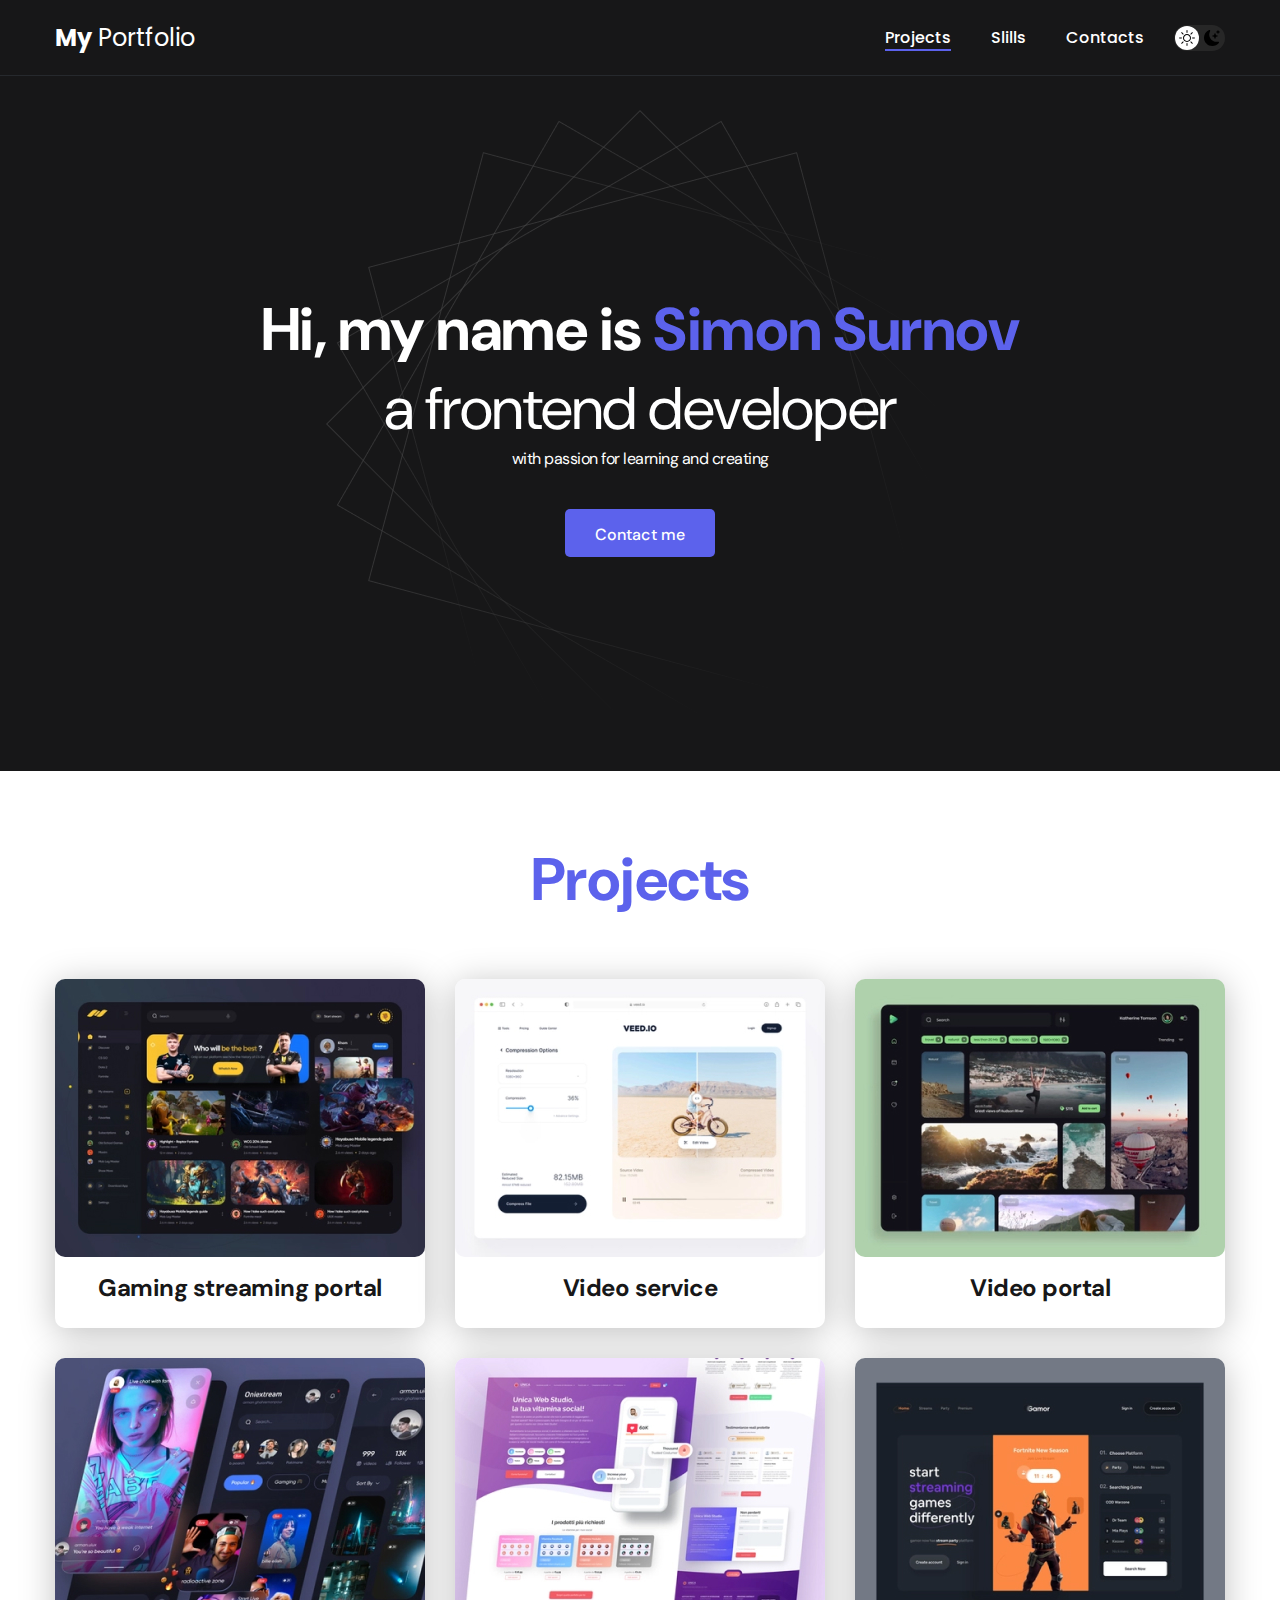
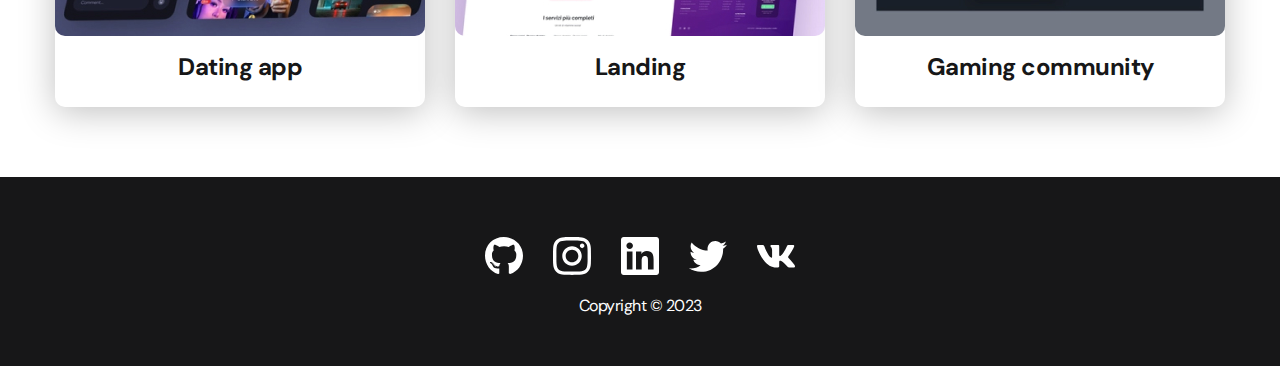
<file: index.html>
<!DOCTYPE html>
<html lang="en">
<head>
    <meta charset="UTF-8">
    <meta name="viewport" content="width=device-width, initial-scale=1.0">
    <title>My Portfolio</title>
    <link
    rel="stylesheet"
    href="./css/main.css"
    />
</head>
<body>
    <nav class="nav">
        <div class="container">
            <div class="nav-row">
                <a href="./index.html" class="nav-logo"><strong>My</strong> Portfolio</a>
                <button class="dark-mode-btn">
                    <img src="./img/icons/sun.svg" alt="Light mode" class="dark-mode-btn__icon">
                    <img src="./img/icons/moon.svg" alt="Dark mode" class="dark-mode-btn__icon">
                </button>
                <ul class="nav-list">
                    <li class="nav-list__item"><a class="nav-list__link nav-list__link--active" href="./index.html">Projects</a></li>
                    <li class="nav-list__item"><a class="nav-list__link" href="./skills.html">Slills</a></li>
                    <li class="nav-list__item"><a class="nav-list__link" href="./contacts.html">Contacts</a></li>
                </ul>
        </div>
        </div>
        
    </nav>

    <header class="header">
            <div class="header__wrapper">
            <h1 class="header__title">
                <strong>Hi, my name is <em>Simon Surnov</em></strong> <br/>
                a frontend developer
            </h1>
            <div class="header__text">
                <p>with passion for learning and creating</p>
            </div>
            <a href="./contacts.html" class="header__btn">Contact me</a>
            </div> 
    </header>
    <main class="section">
        <div class="container">
            <h2 class="section__title">Projects</h2>
            <ul class="projects">
                <li class="project">
                    <a href="./project-page.html">
                    <img src="./img/icons/projects/01.jpg" alt="Project img" class="project__img">
                    <h3 class="project__title">Gaming streaming portal</h3>
                </a>
                </li>
                <li class="project">
                    <a href="./project-page.html">
                    <img src="./img/icons/projects/02.jpg" alt="Project img" class="project__img">
                    <h3 class="project__title">Video service</h3>
                </a>
                </li>
                <li class="project">
                    <a href="./project-page.html">
                    <img src="./img/icons/projects/03.jpg" alt="Project img" class="project__img">
                    <h3 class="project__title">Video portal</h3>
                </a>
                </li>
                <li class="project">
                    <a href="./project-page.html">
                    <img src="./img/icons/projects/04.jpg" alt="Project img" class="project__img">
                    <h3 class="project__title">Dating app</h3>
                </a>
                </li>
                <li class="project">
                    <a href="./project-page.html">
                    <img src="./img/icons/projects/05.jpg" alt="Project img" class="project__img">
                    <h3 class="project__title">Landing</h3>
                </a>
                </li>
                <li class="project">
                    <a href="./project-page.html">
                    <img src="./img/icons/projects/06.jpg" alt="Project img" class="project__img">
                    <h3 class="project__title">Gaming community</h3>
                    </a>
                </li>
            </ul>
        </div>
    </main>
    <footer class="footer">
        <div class="container">
            <ul class="social">
                <li class="social__item"><a href="#" class="social__link"><img src="./img/icons/gitHub.svg"></img></a></li>
                <li class="social__item"><a href="#" class="social__link"><img src="./img/icons/instagram.svg"></img></a></li>
                <li class="social__item"><a href="#" class="social__link"><img src="./img/icons/linkedIn.svg"></img></a></li>
                <li class="social__item"><a href="#" class="social__link"><img src="./img/icons/twitter.svg"></img></a></li>
                <li class="social__item"><a href="#" class="social__link"><img src="./img/icons/vk.svg"></img></a></li>
            </ul>
            <p class="footer__copyright">Copyright &copy; 2023 <NAME></p>
        </div>
    </footer>
    <script src="./js/main.js"></script>
</body>
</html>
</file>
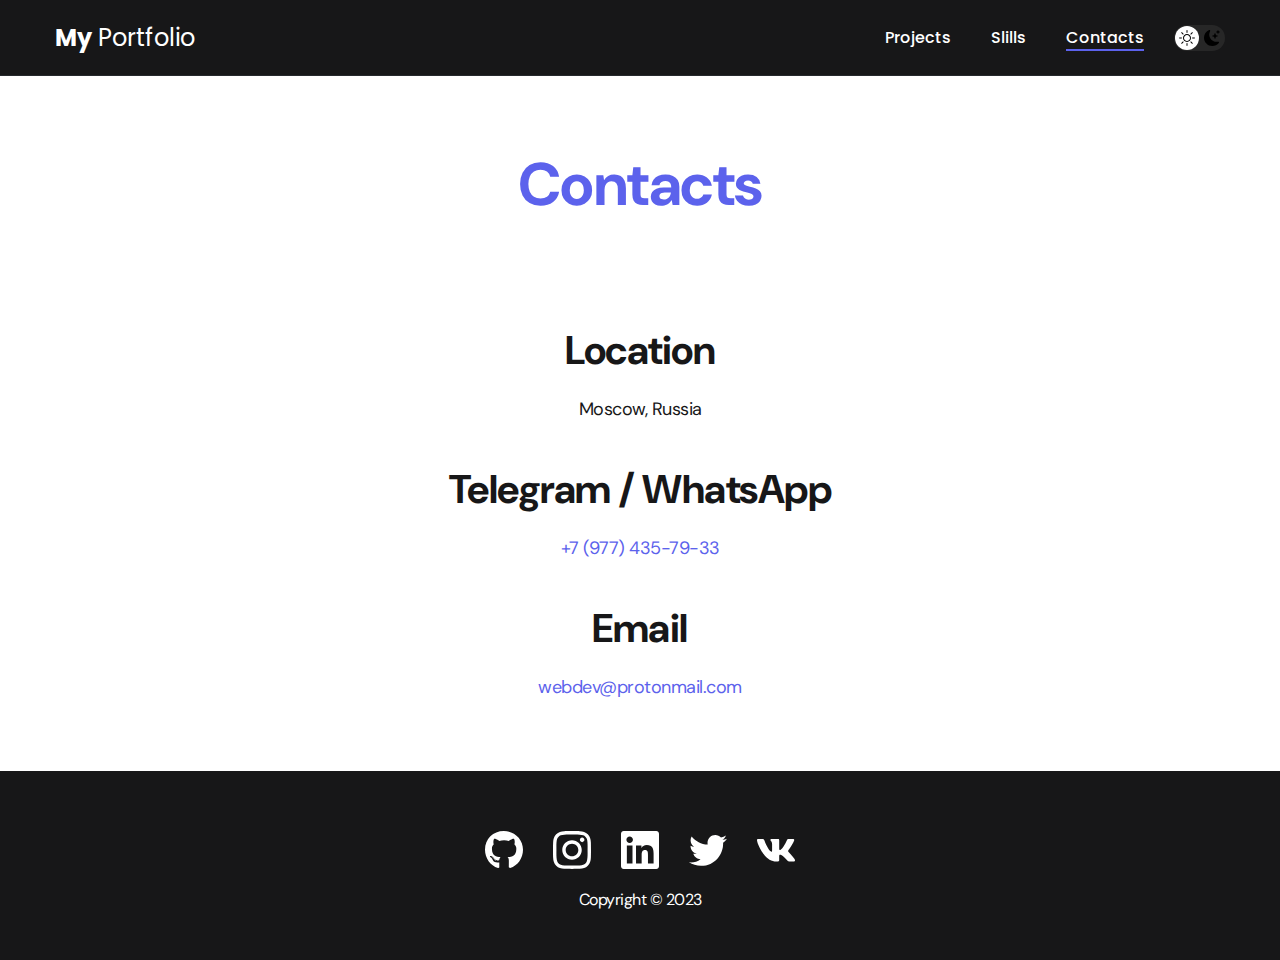
<file: contacts.html>
<!DOCTYPE html>
<html lang="en">
<head>
    <meta charset="UTF-8">
    <meta name="viewport" content="width=device-width, initial-scale=1.0">
    <title>My Portfolio</title>
    <link
    rel="stylesheet"
    href="./css/main.css"
    />
</head>
<body>
    <nav class="nav">
        <div class="container">
            <div class="nav-row">
                <a href="./index.html" class="nav-logo"><strong>My</strong> Portfolio</a>
                <button class="dark-mode-btn">
                    <img src="./img/icons/sun.svg" alt="Light mode" class="dark-mode-btn__icon">
                    <img src="./img/icons/moon.svg" alt="Dark mode" class="dark-mode-btn__icon">
                </button>
                <ul class="nav-list">
                    <li nav-list__item><a class="nav-list__link" href="./index.html">Projects</a></li>
                    <li nav-list__item><a class="nav-list__link" href="./skills.html">Slills</a></li>
                    <li nav-list__item><a class="nav-list__link  nav-list__link--active" href="./contacts.html">Contacts</a></li>
                </ul>
            </div>
        </div>
        
    </nav>

    <main class="section">
        <div class="container">
            <ul class="content-list">
                <h1 class="section__title">Contacts</h1>
                <li class="content-list__item"><h2 class="title-2">Location</h2>
                <p>Moscow, Russia</p></li>
                <li class="content-list__item"><h2 class="title-2">Telegram / WhatsApp</h2>
                <p><a href="tel:+79774357933">+7 (977) 435-79-33</a></p></li>                           
                <li class="content-list__item"><h2 class="title-2">Email</h2>
                <p><a href="mailto:Email">webdev@protonmail.com</a></p></li>                           
              </ul>            
        </div>
    </main>
    <footer class="footer">
        <div class="container">
            <ul class="social">
                <li class="social__item"><a href="#" class="social__link"><img src="./img/icons/gitHub.svg"></img></a></li>
                <li class="social__item"><a href="#" class="social__link"><img src="./img/icons/instagram.svg"></img></a></li>
                <li class="social__item"><a href="#" class="social__link"><img src="./img/icons/linkedIn.svg"></img></a></li>
                <li class="social__item"><a href="#" class="social__link"><img src="./img/icons/twitter.svg"></img></a></li>
                <li class="social__item"><a href="#" class="social__link"><img src="./img/icons/vk.svg"></img></a></li>
            </ul>
            <p class="footer__copyright">Copyright &copy; 2023 <NAME></p>
        </div>
    </footer>
    <script src="./js/main.js"></script>
</body>
</html>
</file>
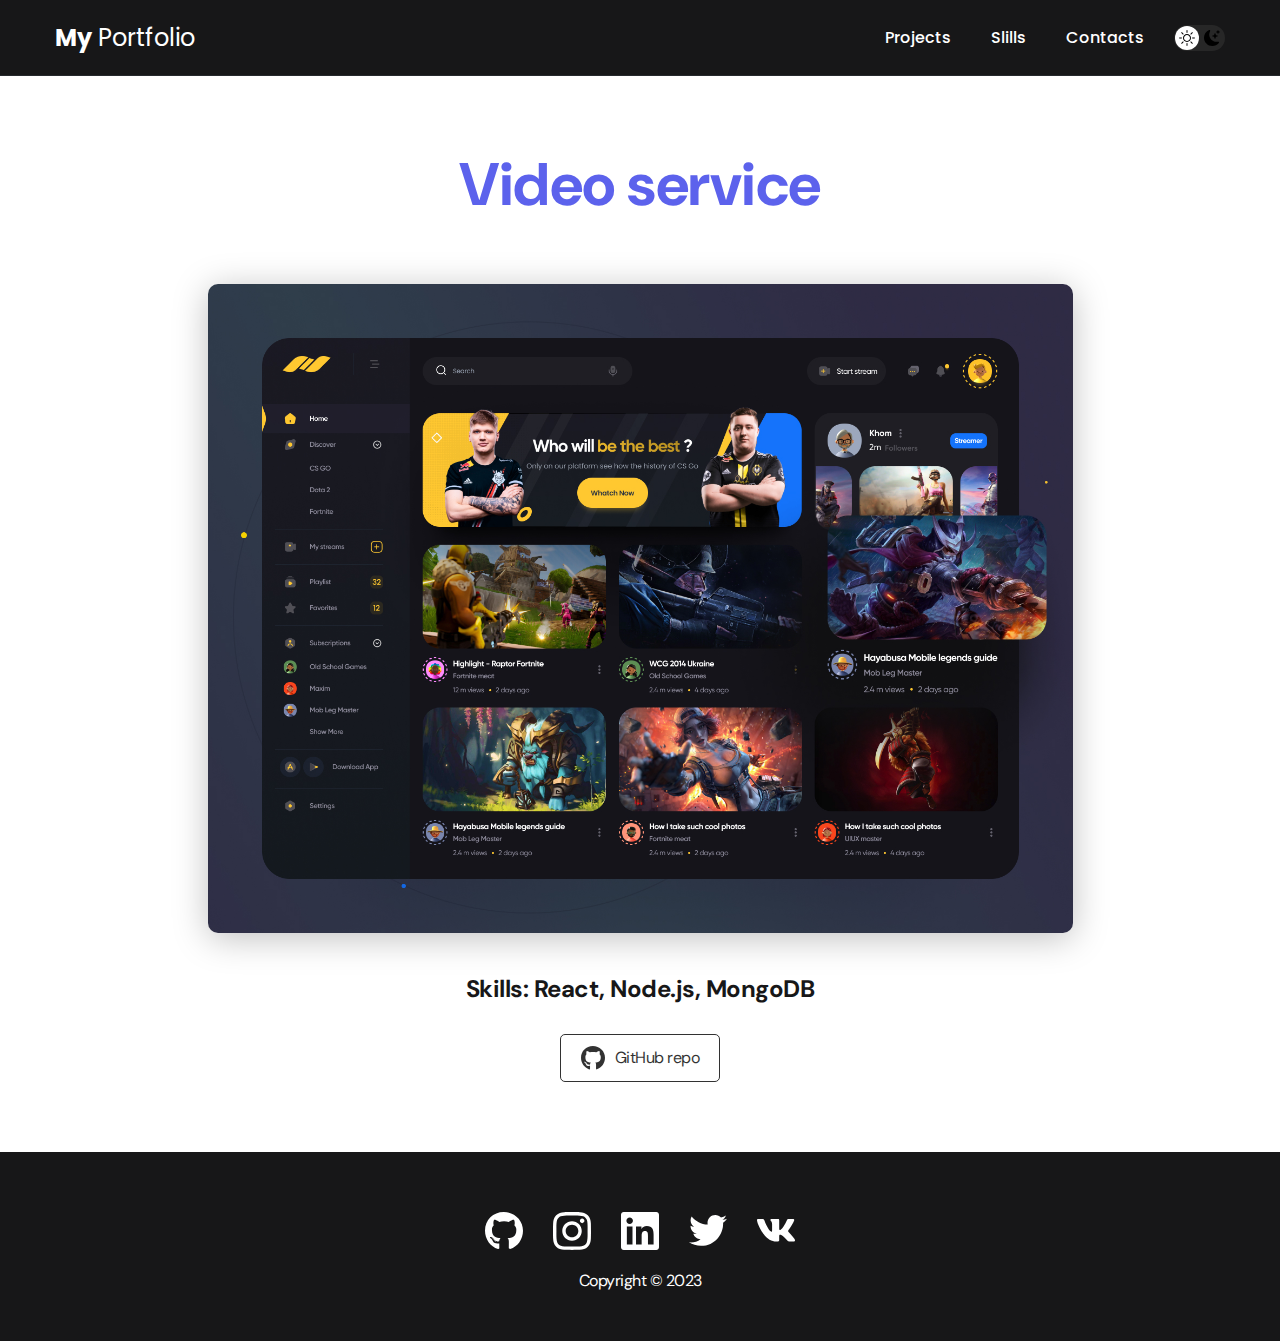
<file: project-page.html>
<!DOCTYPE html>
<html lang="en">
<head>
    <meta charset="UTF-8">
    <meta name="viewport" content="width=device-width, initial-scale=1.0">
    <title>My Portfolio</title>
    <link
    rel="stylesheet"
    href="./css/main.css"
    />
</head>
<body>
    <nav class="nav">
        <div class="container">
            <div class="nav-row">
                <a href="./index.html" class="nav-logo"><strong>My</strong> Portfolio</a>
                <button class="dark-mode-btn">
                    <img src="./img/icons/sun.svg" alt="Light mode" class="dark-mode-btn__icon">
                    <img src="./img/icons/moon.svg" alt="Dark mode" class="dark-mode-btn__icon">
                </button>
                <ul class="nav-list">
                    <li nav-list__item><a class="nav-list__link" href="./index.html">Projects</a></li>
                    <li nav-list__item><a class="nav-list__link" href="./skills.html">Slills</a></li>
                    <li nav-list__item><a class="nav-list__link" href="./contacts.html">Contacts</a></li>
                </ul>
            </div>
        </div>
        
    </nav>

    <main class="section">
        <div class="container">
            
            <div class="project-details">
                <h1 class="section__title">Video service</h1>
                <img src="./img/icons/projects/01-big.jpg" alt="Project detail description" class="project-details__cover">
                <div class="project-details__description">
                    <p>Skills: React, Node.js, MongoDB</p>
                </div>
                <a href="" class="btn-outline">
                    <img src="./img/icons/gitHub-black.svg" alt="">
                    GitHub repo
                </a>
            </div>
        </div>
    </main>
    <footer class="footer">
        <div class="container">
            <ul class="social">
                <li class="social__item"><a href="#" class="social__link"><img src="./img/icons/gitHub.svg"></img></a></li>
                <li class="social__item"><a href="#" class="social__link"><img src="./img/icons/instagram.svg"></img></a></li>
                <li class="social__item"><a href="#" class="social__link"><img src="./img/icons/linkedIn.svg"></img></a></li>
                <li class="social__item"><a href="#" class="social__link"><img src="./img/icons/twitter.svg"></img></a></li>
                <li class="social__item"><a href="#" class="social__link"><img src="./img/icons/vk.svg"></img></a></li>
            </ul>
            <p class="footer__copyright">Copyright &copy; 2023 <NAME></p>
        </div>
    </footer>
    <script src="./js/main.js"></script>
</body>
</html>
</file>
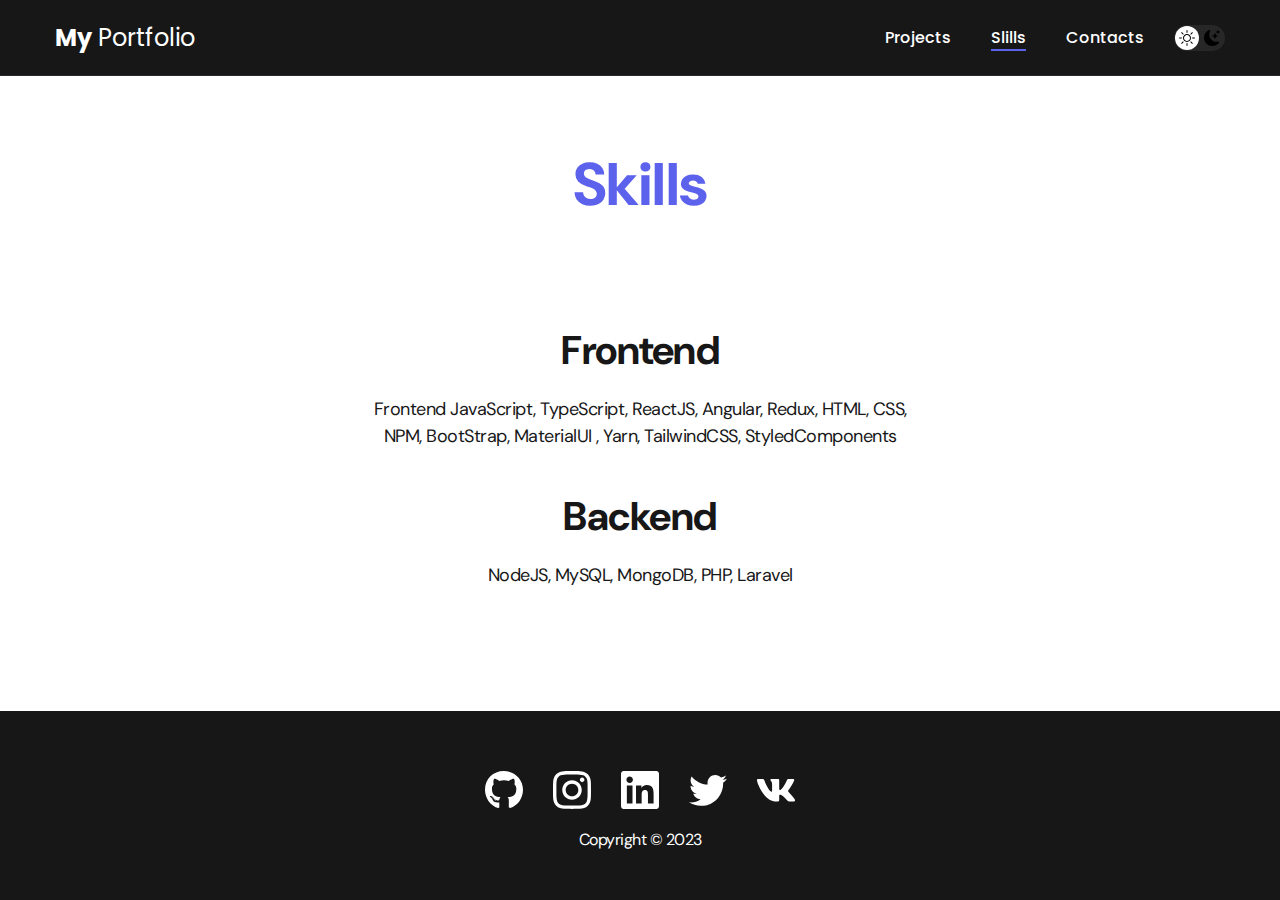
<file: skills.html>
<!DOCTYPE html>
<html lang="en">
<head>
    <meta charset="UTF-8">
    <meta name="viewport" content="width=device-width, initial-scale=1.0">
    <title>My Portfolio</title>
    <link
    rel="stylesheet"
    href="./css/main.css"
    />
</head>
<body>
    <nav class="nav">
        <div class="container">
            <div class="nav-row">
                <a href="./index.html" class="nav-logo"><strong>My</strong> Portfolio</a>
                <button class="dark-mode-btn">
                    <img src="./img/icons/sun.svg" alt="Light mode" class="dark-mode-btn__icon">
                    <img src="./img/icons/moon.svg" alt="Dark mode" class="dark-mode-btn__icon">
                </button>
                <ul class="nav-list">
                    <li nav-list__item><a class="nav-list__link" href="./index.html">Projects</a></li>
                    <li nav-list__item><a class="nav-list__link  nav-list__link--active" href="./skills.html">Slills</a></li>
                    <li nav-list__item><a class="nav-list__link" href="./contacts.html">Contacts</a></li>
                </ul>
            </div>
        </div>
        
    </nav>

    <main class="section">
        <div class="container">
            <ul class="content-list">
                <h1 class="section__title">Skills</h1>
                <li class="content-list__item"><h2 class="title-2">Frontend</h2>
                <p> Frontend JavaScript, TypeScript, ReactJS, Angular, Redux, HTML, CSS, NPM, BootStrap, MaterialUI , Yarn, TailwindCSS, StyledComponents</p></li>
                <li class="content-list__item"><h2 class="title-2">Backend</h2>
                <p>NodeJS, MySQL, MongoDB, PHP, Laravel</p></li>                           
              </ul>            
        </div>
    </main>
    <footer class="footer">
        <div class="container">
            <ul class="social">
                <li class="social__item"><a href="#" class="social__link"><img src="./img/icons/gitHub.svg"></img></a></li>
                <li class="social__item"><a href="#" class="social__link"><img src="./img/icons/instagram.svg"></img></a></li>
                <li class="social__item"><a href="#" class="social__link"><img src="./img/icons/linkedIn.svg"></img></a></li>
                <li class="social__item"><a href="#" class="social__link"><img src="./img/icons/twitter.svg"></img></a></li>
                <li class="social__item"><a href="#" class="social__link"><img src="./img/icons/vk.svg"></img></a></li>
            </ul>
            <p class="footer__copyright">Copyright &copy; 2023 <NAME></p>
        </div>
    </footer>
    <script src="./js/main.js"></script>
</body>
</html>
</file>
<file: css/main.css>
@import "./reset.css";
@import url('https://fonts.googleapis.com/css2?family=DM+Sans:opsz,wght@9..40,400;9..40,500;9..40,700&family=Poppins:wght@400;500;700&display=swap');
/*
font-family: 'DM Sans', sans-serif;
font-family: 'Poppins', sans-serif;
*/

:root {
    --black: #171718;
    --black-border: #26292d;
    --white: #fff;
    --purple: #5c62ec;

    --dark-bg: var(--black);
    --dark-border: var(--black-border);
    --header-text: var(--white);
    --accent: var(--purple);
    --poppins: 'Poppins', sans-serif;
    --dm-sans: 'DM Sans', sans-serif;
/* light mode */
    --page-bg: var(--white);
    --text-color: var(--black);

    --project-card-bg: var(--white);
    --project-card-text: var(--black);
    --box-shadow: 0px 5px 35px 0px rgba(0, 0, 0, 0.25);
}


.dark {
    /* Dark mode */
    --page-bg: #252526;
    --text-color: var(--white);
    --box-shadow: 0px 5px 35px 0px rgba(0, 0, 0, 0.8);
}

html, body {
    font-family: var(--dm-sans);
    letter-spacing: -0.5px;
    color: var(--black);
    text-align: center;
    min-height: 100vh;
    background-color: var(--page-bg);
    color: var(--text-color);
}

body {
    display: flex;
    flex-direction: column;
}

a {
    text-decoration: none;
    color: var(--accent);
}

.container {
    margin: 0 auto;
    max-width: 1200px;
    padding: 0 15px;
}

.none {
    display: none !important;
}

.title-2 {
    font-size: 40px;  
    line-height: 1.3;
    font-weight: 700;
    margin-bottom: 20px;
}

/*nav*/
.nav {
    padding: 20px 0; 
    border-bottom: 1px solid var(--dark-border);
    background-color: var(--dark-bg);
    color: var(--white);
    letter-spacing: normal;
}

.nav-row {
    display: flex;
    justify-content: flex-end;
    align-items: center;
    column-gap: 30px;
    row-gap: 20px;
    flex-wrap: wrap;
}

.nav-logo {
    color: var(--white);
    font-size: 24px;
    font-family: var(--poppins);
    margin-right: auto;
}

.nav-logo strong {
    font-weight: 700;
}

.nav-list {
    display: flex;
    flex-wrap: wrap;
    row-gap: 10px;
    align-items: center;
    column-gap: 40px;
    font-size: 16px;
    font-weight: 500;
    font-family: var(--poppins);
}

/* Dark mode btn */

.dark-mode-btn {
    position: relative;
    display: flex;
    justify-content: space-between;
    width: 51px;
    height: 26px;
    padding: 5px;
    border-radius: 50px;
    background-color: #272727;
    order: 9;
}

.dark-mode-btn::before {
    position: absolute;
    top: 1px;
    left: 1px;
    content: "";
    display: block;
    width: 24px;
    height: 24px;
    border-radius: 50%;
    background-color: var(--white);
    transition: all 0.3s ease-in;
}

.dark-mode-btn--active::before {
    content: "";
    left: 26px;
}
.dark-mode-btn__icon {
    position: relative;

}

.nav-list__link {
    color: var(--white);
    transition: opacity 0.2s ease-in;
}

.nav-list__link--active {
    position: relative;
}

.nav-list__link--active::before {
    content: "";
    position: absolute;
    left: 0;
    top: 100%;
    display: block;
    width: 100%;
    height: 2px;
    background-color: var(--accent);
}
/* Header */

.header {
    min-height: 695px;
    background-color: var(--dark-bg);

    background-image: url('./../img/icons/projects/header-bg.png');
    color: var(--white);
    display: flex;
    align-items: center;
    justify-content: center;
    text-align: center;
    background-repeat: no-repeat;
    background-size: auto;
    background-position: center center;
}

.header__wrapper {
    min-width: 345px;
    padding: 0 15px;
    display: flex;
    flex-direction: column;
    align-items: center;
    justify-content: center;
    flex-wrap: wrap;
}

.header__title {
    font-size: 60px;
    font-weight: normal;
}

.header__title em {
    font-style: normal;
    color: var(--accent);
}

.header__text {
    margin-bottom: 40px;
    font-style: 18px;
    line-height: 1,333;
}

.header__text p + p {
    margin-top: 1em;
}

.header__btn {
    display: inline-block;
    padding: 15px 30px;
    border-radius: 5px;
    height: 48px;
    background-color: var(--accent);
    color: var(--white);
    letter-spacing: 0.15px;
    font-size: 16px;
    font-weight: 500;
    transition: opacity 0.2s ease-in;
}



.header__btn:hover {
    background-color: var(--dark-border);
    opacity: 0.8;
}

.header__btn:active {
    position: relative;
}

/* btn outline */

.btn-outline {
    display: flex;
    align-items: center;
    column-gap: 10px;
    height: 48px;
    padding: 12px 20px;
    border-radius: 5px;
    border: 1px solid #000;
    color: #000;
}

.btn-outline {
    background-color: var(--white);
    opacity: 0.8;
}

.btn-outline:active {
    position: relative;
}

/* Projects */

.section {
    padding: 70px 0;
}

.section__title {
    margin-bottom: 60px;
    font-weight: 700;
    font-size: 60px;
    line-height: 1.3;
    color: var(--accent);
}

.projects {
    display: flex;
    flex-wrap: wrap;
    column-gap: 30px;
    row-gap: 30px;
    align-items: center;
    justify-content: center;
    height: 100%;
}

.project {
    max-width: 370px;
    background-color: var(--page-bg);
    box-shadow: var(--box-shadow);
    border-radius: 10px;
    line-height: 1.3;
    color: var(--text-color);


}

.project__img {
    width: 100%;
    border-radius: 10px;
}

.project__title {
    padding: 15px 20px 25px;
    font-size: 24px;
    font-weight: 700;
    line-height: 1.3;  
    color: var(--text-color); 
}

/* Project details */

.project-details {
    max-width: 865px;
    margin: 0 auto;
    display: flex;
    flex-direction: column;
    align-items: center;
    text-align: center;
}

.project-details__cover {
    width: 100%;
    margin-bottom: 40px;
    border-radius: 10px;
    box-shadow: 0 5px 35px rgba(0, 0, 0, 0.25);
}

.project-details__description {
    margin-bottom: 30px;
    font-weight: 700;
    line-height: 1.3;
    font-size: 24px;
}

/* Content list */

.content-list {
    margin: 0 auto;
    max-width: 570px;
    display: flex;
    flex-direction: column;
    align-items: center;
    row-gap: 40px;
}

.content-list__item {
    font-size: 18px;
    line-height: 1.5;
}

.content-list__item p + p {
    margin-top: 0.5em;
}

/* footer */

.footer {
    background-color: var(--dark-bg);
    padding: 60px 0 50px;
    color: var(--header-text);
    margin-top: auto;
}

.footer__wrapper {
    display: flex;
    flex-direction: column;
    align-items: center;
    row-gap: 27px;

}

.social {
    display: flex;
    column-gap: 30px;
    align-items: center;
    justify-content: center;
    margin-bottom: 20px;
}

.footer__copyright {
    text-align: center;
}

.footer__copyright p + p {
    margin-top: 0.5em;
}

@media (max-width: 768px) {
    .nac-row {
        justify-content: space-between;
    }

    .dark-mode-btn {
        order: 0;
    }

    .header {
        min-height: unset;
    }

    .header__title {
        font-size: 30px;
    }

    .header__title strong {
        font-size: 40px;
    }

    .header__btn {
        margin-bottom: 40px;
    }

    .section {
        padding: 40px 0;
    }

    .section__title {
        font-size: 40px;
    }

    .project__title {
        font-size: 22px;
}

    .footer {
        padding: 40px 0 30px;
    }

    .footer__wrapper {
        row-gap: 20px;
    }

    .social {
        column-gap: 20px;
    }
    
    .social-item {
        width: 20px;
    }

    .title-2 {
        font-size: 30px;
        margin-bottom: 10px;
    }

    .content-list {
        row-gap: 20px;
    }

   .content-list__item {
        font-size: 16px;
        line-height: 1.3;
    }
}
</file>
